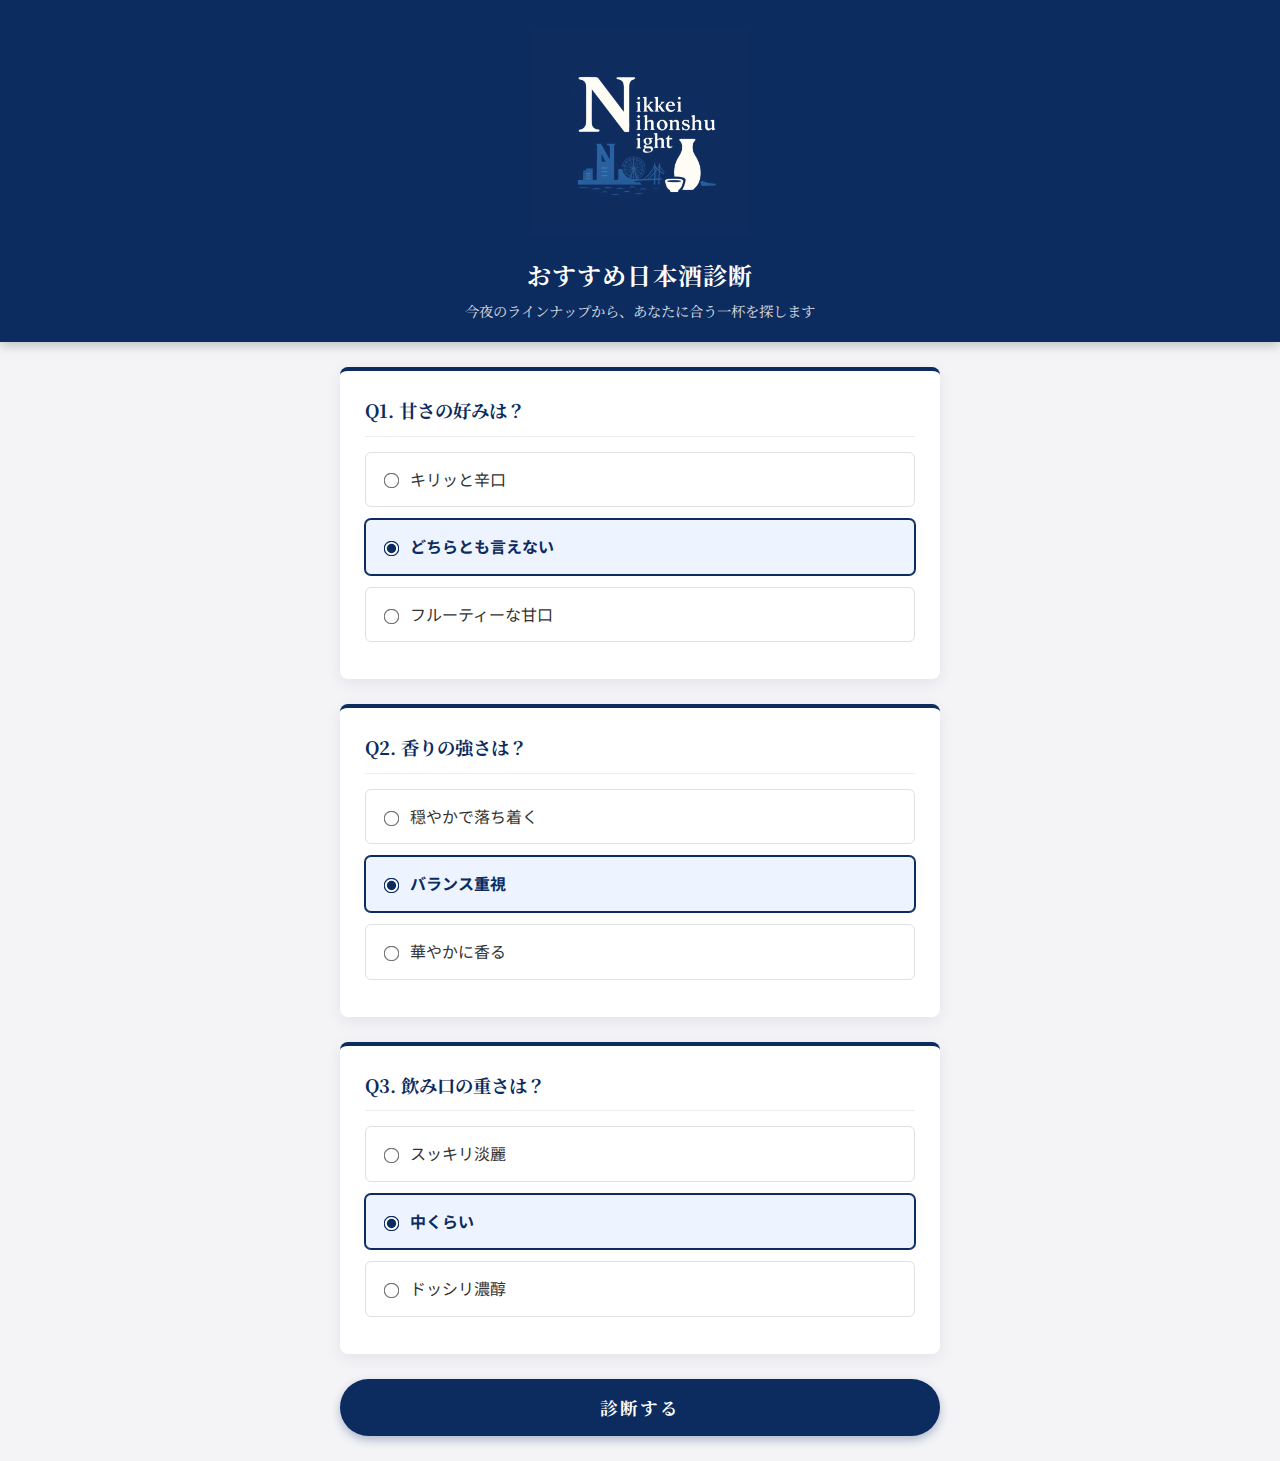
<file: index.html>
<!DOCTYPE html>
<html lang="ja">

<head>
    <meta charset="UTF-8">
    <meta name="viewport" content="width=device-width, initial-scale=1.0">
    <title>NIKKEI Nihonshu Night - おすすめ診断</title>
    <link rel="preconnect" href="https://fonts.googleapis.com">
    <link rel="preconnect" href="https://fonts.gstatic.com" crossorigin>
    <link
        href="https://fonts.googleapis.com/css2?family=Noto+Sans+JP:wght@400;700&family=Noto+Serif+JP:wght@400;700&display=swap"
        rel="stylesheet">

    <style>
        /* --- カラーパレット定義 --- */
        :root {
            --nikkei-logo-bg: #0C2B5E;
            --nikkei-accent: #C4A480;
            --nikkei-highlight: #1a4f9c;
            --bg-color: #f4f4f7;
            --text-color: #333;
            --slack-color: #4A154B;
        }

        /* --- ベーススタイル --- */
        body {
            font-family: 'Noto Sans JP', sans-serif;
            background: var(--bg-color);
            color: var(--text-color);
            line-height: 1.6;
            margin: 0;
            padding: 0;
        }

        /* --- ヘッダー --- */
        header {
            background-color: var(--nikkei-logo-bg);
            color: white;
            padding: 30px 20px 20px;
            text-align: center;
            display: flex;
            flex-direction: column;
            align-items: center;
            box-shadow: 0 4px 10px rgba(0, 0, 0, 0.2);
        }

        .logo-img {
            max-width: 220px;
            height: auto;
            margin-bottom: 10px;
            background-color: var(--nikkei-logo-bg);
            display: block;
        }

        h1 {
            margin: 10px 0 0 0;
            font-size: 1.5em;
            font-weight: 700;
            font-family: 'Noto Serif JP', serif;
            letter-spacing: 0.05em;
        }

        .sub-title {
            font-size: 0.9em;
            opacity: 0.85;
            margin-top: 5px;
            font-family: 'Noto Serif JP', serif;
        }

        /* --- コンテンツエリア --- */
        .container {
            padding: 25px 20px;
            max-width: 600px;
            margin: 0 auto;
        }

        .question-card {
            background: white;
            padding: 25px;
            border-radius: 8px;
            box-shadow: 0 4px 15px rgba(12, 43, 94, 0.08);
            margin-bottom: 25px;
            border-top: 4px solid var(--nikkei-logo-bg);
        }

        .question-card h3 {
            margin-top: 0;
            color: var(--nikkei-logo-bg);
            font-family: 'Noto Serif JP', serif;
            font-size: 1.15em;
            border-bottom: 1px solid #eee;
            padding-bottom: 10px;
            margin-bottom: 15px;
        }

        .options label {
            display: flex;
            align-items: center;
            margin: 12px 0;
            padding: 14px;
            background: #fff;
            border-radius: 6px;
            cursor: pointer;
            border: 1px solid #e0e0e0;
            transition: all 0.2s ease;
        }

        .options label:hover {
            background: #f0f4fa;
        }

        .options label.selected {
            background: #eef4ff;
            border-color: var(--nikkei-logo-bg);
            color: var(--nikkei-logo-bg);
            font-weight: bold;
            box-shadow: 0 0 0 1px var(--nikkei-logo-bg);
        }

        .options input {
            margin-right: 12px;
            accent-color: var(--nikkei-logo-bg);
            transform: scale(1.2);
        }

        .btn-primary {
            width: 100%;
            padding: 16px;
            background: var(--nikkei-logo-bg);
            color: white;
            border: none;
            font-size: 1.1em;
            font-weight: bold;
            border-radius: 50px;
            cursor: pointer;
            transition: all 0.3s;
            box-shadow: 0 4px 10px rgba(12, 43, 94, 0.3);
            font-family: 'Noto Serif JP', serif;
            letter-spacing: 0.1em;
        }

        .btn-primary:hover {
            background: #1a4f9c;
            transform: translateY(-2px);
            box-shadow: 0 6px 15px rgba(12, 43, 94, 0.4);
        }

        /* Slackシェアボタン */
        .btn-slack {
            display: block;
            width: 100%;
            margin-top: 30px;
            padding: 14px;
            background-color: var(--slack-color);
            color: white;
            border: none;
            border-radius: 8px;
            font-weight: bold;
            font-family: 'Noto Sans JP', sans-serif;
            cursor: pointer;
            font-size: 1em;
            text-align: center;
            box-shadow: 0 4px 8px rgba(74, 21, 75, 0.3);
            transition: background 0.3s, transform 0.1s;
        }
        .btn-slack:hover {
            background-color: #611f69;
            transform: translateY(-2px);
        }
        .btn-slack:active {
            transform: translateY(1px);
        }
        .slack-icon {
            margin-right: 8px;
            font-weight: normal;
            opacity: 0.9;
        }

        /* 結果エリア */
        #result-area {
            display: none;
            margin-top: 30px;
            animation: fadeIn 0.5s ease;
        }

        @keyframes fadeIn {
            from { opacity: 0; transform: translateY(10px); }
            to { opacity: 1; transform: translateY(0); }
        }

        #result-area h2 {
            text-align: center;
            color: var(--nikkei-logo-bg);
            font-family: 'Noto Serif JP', serif;
            margin-bottom: 25px;
        }

        .sake-card {
            background: white;
            border-left: 6px solid var(--nikkei-logo-bg);
            padding: 20px;
            margin-bottom: 20px;
            border-radius: 6px;
            box-shadow: 0 3px 12px rgba(0, 0, 0, 0.08);
            position: relative;
        }

        .sake-img {
            width: 100%;
            height: 200px;
            object-fit: contain;
            background-color: #fff; 
            border-radius: 4px;
            margin-bottom: 12px;
            border: 1px solid #f0f0f0; 
        }

        .sake-name {
            font-size: 1.3em;
            font-weight: bold;
            color: var(--nikkei-logo-bg);
            margin-bottom: 8px;
            font-family: 'Noto Serif JP', serif;
        }

        .sake-desc {
            font-size: 0.95em;
            color: #555;
            line-height: 1.7;
        }

        .match-score {
            position: absolute;
            top: 20px;
            right: 20px;
            font-size: 0.9em;
            background: #f0f4fa;
            color: var(--nikkei-logo-bg);
            padding: 5px 12px;
            border-radius: 20px;
            font-weight: bold;
            font-family: 'Noto Sans JP', sans-serif;
            z-index: 10;
        }
    </style>
</head>

<body>

    <header>
        <img src="NNN_logo.jpg" alt="NIKKEI Nihonshu Night Logo" class="logo-img">
        <h1>おすすめ日本酒診断</h1>
        <div class="sub-title">今夜のラインナップから、あなたに合う一杯を探します</div>
    </header>

    <div class="container">
        <div id="quiz-area">
            <div class="question-card">
                <h3>Q1. 甘さの好みは？</h3>
                <div class="options">
                    <label><input type="radio" name="sweetness" value="1"> <span>キリッと辛口</span></label>
                    <label class="selected"><input type="radio" name="sweetness" value="2" checked>
                        <span>どちらとも言えない</span></label>
                    <label><input type="radio" name="sweetness" value="3"> <span>フルーティーな甘口</span></label>
                </div>
            </div>

            <div class="question-card">
                <h3>Q2. 香りの強さは？</h3>
                <div class="options">
                    <label><input type="radio" name="aroma" value="1"> <span>穏やかで落ち着く</span></label>
                    <label class="selected"><input type="radio" name="aroma" value="2" checked>
                        <span>バランス重視</span></label>
                    <label><input type="radio" name="aroma" value="3"> <span>華やかに香る</span></label>
                </div>
            </div>

            <div class="question-card">
                <h3>Q3. 飲み口の重さは？</h3>
                <div class="options">
                    <label><input type="radio" name="richness" value="1"> <span>スッキリ淡麗</span></label>
                    <label class="selected"><input type="radio" name="richness" value="2" checked>
                        <span>中くらい</span></label>
                    <label><input type="radio" name="richness" value="3"> <span>ドッシリ濃醇</span></label>
                </div>
            </div>

            <button id="btn-diagnose" class="btn-primary" onclick="diagnose()">診断する</button>
        </div>

        <div id="result-area">
            <h2>あなたへのおすすめ</h2>
            <div id="sake-list"></div>
            
            <div id="share-section"></div>

            <button onclick="location.reload()" class="btn-primary"
                style="margin-top:20px; background-color:#777; box-shadow:none;">もう一度診断する</button>
        </div>
    </div>

    <script>
        const SLACK_CHANNEL_ID = "C08PQ6NUTU1"; 

        // ▼ sakeリスト
        const sakeData = [
            { 
                id: 1, 
                name: "日経大吟醸 磨き二割", 
                desc: "フルーティーで華やかな香り。乾杯に最適。", 
                sweetness: 3, aroma: 3, richness: 2, 
                image: "sake/sake_1.jpg" 
            },
            { 
                id: 2, 
                name: "純米 日経政宗", 
                desc: "米の旨味がガツンとくる、硬派な辛口。", 
                sweetness: 1, aroma: 1, richness: 3, 
                image: "sake/sake_2.jpg" 
            },
            { 
                id: 3, 
                name: "特別本醸造 NIKKEI ASIA", 
                desc: "スッキリとして飲み飽きしない、万能タイプ。", 
                sweetness: 1, aroma: 2, richness: 1, 
                image: "sake/sake_3.jpg" 
            },
            { 
                id: 4, 
                name: "純米吟醸 CPF", 
                desc: "甘みと酸味のバランスが絶妙なモダンな味わい。", 
                sweetness: 2, aroma: 3, richness: 2, 
                image: "sake/sake_4.jpg" 
            },
            { 
                id: 5, 
                name: "生酛 ニッケイネクスト", 
                desc: "複雑な味わいとキレの良さ。お燗もおすすめ。", 
                sweetness: 2, aroma: 1, richness: 3, 
                image: "sake/sake_5.jpg" 
            }
        ];

        function diagnose() {
            const u_sweet = parseInt(document.querySelector('input[name="sweetness"]:checked').value);
            const u_aroma = parseInt(document.querySelector('input[name="aroma"]:checked').value);
            const u_rich = parseInt(document.querySelector('input[name="richness"]:checked').value);

            const results = sakeData.map(sake => {
                const diff = Math.abs(sake.sweetness - u_sweet)
                    + Math.abs(sake.aroma - u_aroma)
                    + Math.abs(sake.richness - u_rich);
                return { ...sake, diff: diff };
            });

            results.sort((a, b) => a.diff - b.diff);

            const listDiv = document.getElementById('sake-list');
            listDiv.innerHTML = "";

            results.slice(0, 3).forEach((sake, index) => {
                const div = document.createElement('div');
                div.className = 'sake-card';
                const matchRate = Math.max(0, 100 - (sake.diff * 15));
                
                div.innerHTML = `
                    <div class="match-score">マッチ度: ${matchRate}%</div>
                    <img src="${sake.image}" alt="${sake.name}" class="sake-img">
                    <div class="sake-name">No.${index + 1} ${sake.name}</div>
                    <div class="sake-desc">${sake.desc}</div>
                `;
                listDiv.appendChild(div);
            });

            const bestSake = results[0]; 
            const shareSection = document.getElementById('share-section');
            shareSection.innerHTML = `
                <button onclick="shareToSlack('${bestSake.name}')" class="btn-slack">
                    <span class="slack-icon">#</span>hobby-nihonshuで結果をシェア
                </button>
            `;

            document.getElementById('quiz-area').style.display = 'none';
            document.getElementById('result-area').style.display = 'block';
            window.scrollTo(0, 0);
        }

        function shareToSlack(sakeName) {
            const text = `私のベストマッチは『${sakeName}』でした！ #NNN2 #おすすめ日本酒診断`;

            if (navigator.clipboard) {
                navigator.clipboard.writeText(text).then(() => {
                    alert("投稿文をコピーしました！\nこのあとSlackが開くので、入力欄に貼り付けて投稿してください。");
                    openSlack();
                }).catch(err => {
                    alert("コピーできませんでした。Slackを開きます。");
                    openSlack();
                });
            } else {
                alert("ブラウザが対応していないため自動コピーできませんでした。\nSlackを開きます。");
                openSlack();
            }
        }

        function openSlack() {
            window.location.href = `https://slack.com/app_redirect?channel=${SLACK_CHANNEL_ID}`;
        }

        document.querySelectorAll('.options label').forEach(label => {
            label.addEventListener('click', function () {
                const group = this.closest('.options');
                group.querySelectorAll('label').forEach(l => l.classList.remove('selected'));
                this.classList.add('selected');
            });
        });
    </script>
</body>

</html>
</file>
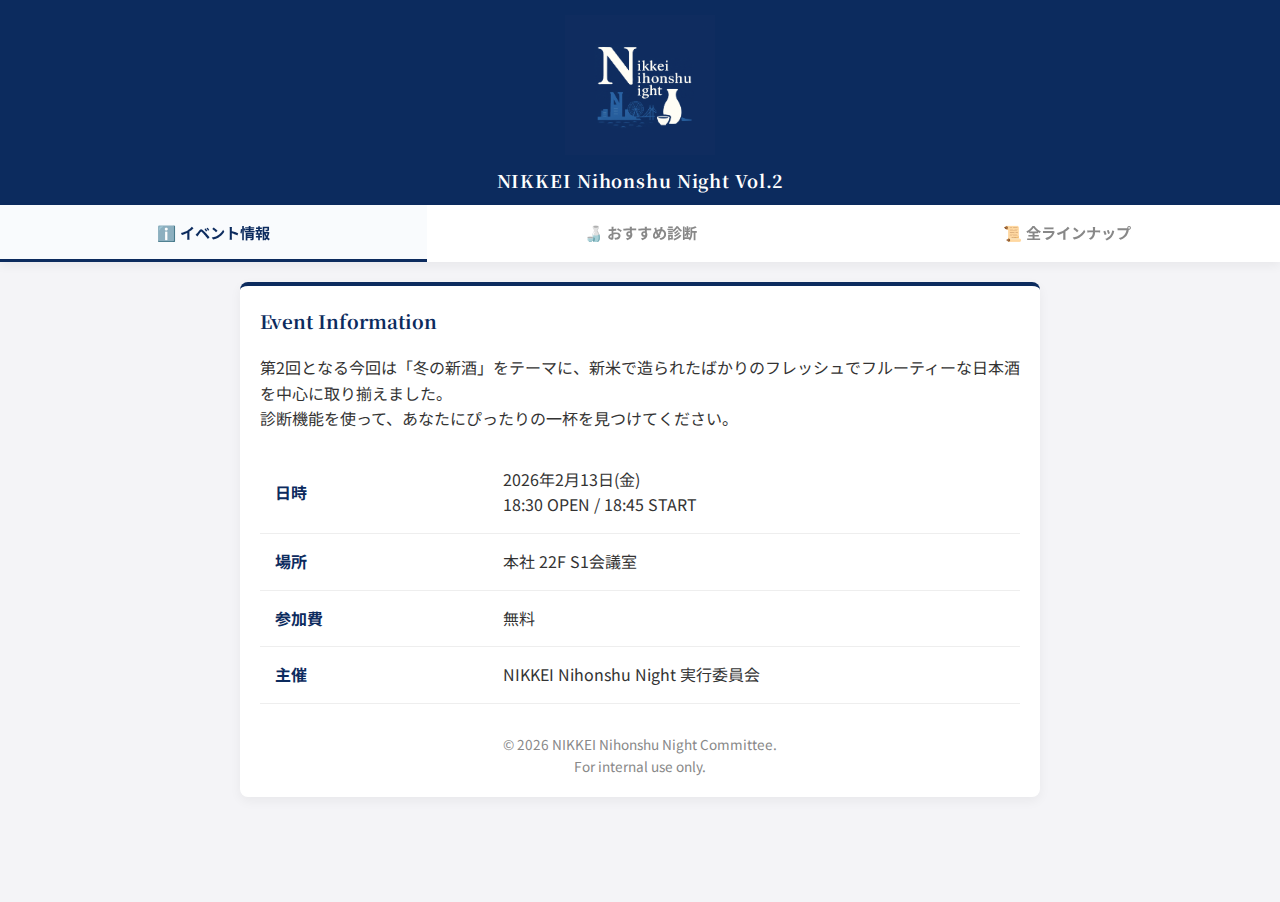
<file: info.html>
<!DOCTYPE html>
<html lang="ja">

<head>
    <meta charset="UTF-8">
    <meta name="viewport" content="width=device-width, initial-scale=1.0">
    <title>イベント情報 - NIKKEI Nihonshu Night</title>
    <link rel="icon" href="NNN_logo.jpg">
    <link rel="apple-touch-icon" href="NNN_logo.jpg">
    <link
        href="https://fonts.googleapis.com/css2?family=Noto+Sans+JP:wght@400;700&family=Noto+Serif+JP:wght@400;700&display=swap"
        rel="stylesheet">

    <link rel="stylesheet" href="style.css">
</head>

<body>
    <div class="container">
        <div class="info-card">
            <h3 style="color:#0C2B5E; margin-top:0; font-family:'Noto Serif JP', serif;">Event Information</h3>
            <p style="margin-bottom:20px;">
                第2回となる今回は「冬の新酒」をテーマに、新米で造られたばかりのフレッシュでフルーティーな日本酒を中心に取り揃えました。<br>
                診断機能を使って、あなたにぴったりの一杯を見つけてください。
            </p>
            <table class="info-table">
                <tr>
                    <th>日時</th>
                    <td>2026年2月13日(金)<br>18:30 OPEN / 18:45 START</td>
                </tr>
                <tr>
                    <th>場所</th>
                    <td>本社 22F S1会議室</td>
                </tr>
                <tr>
                    <th>参加費</th>
                    <td>無料</td>
                </tr>
                <tr>
                    <th>主催</th>
                    <td>NIKKEI Nihonshu Night 実行委員会</td>
                </tr>
            </table>

            <div class="footer-note">
                &copy; 2026 NIKKEI Nihonshu Night Committee.<br>For internal use only.
            </div>
        </div>
    </div>

    <script src="common.js"></script>
</body>

</html>
</file>
<file: style.css>
@charset "UTF-8";

:root {
    --nikkei-logo-bg: #0C2B5E;
    --nikkei-accent: #C4A480;
    --bg-color: #f4f4f7;
    --text-color: #333;
    --sake-liquid: #fadd75;
    --slack-color: #4A154B;
    --map-hover: #1a4f9c;
}

body {
    font-family: 'Noto Sans JP', sans-serif;
    background: var(--bg-color);
    color: var(--text-color);
    margin: 0;
    padding-bottom: 60px;
    line-height: 1.6;
}

a {
    text-decoration: none;
    color: inherit;
}

/* ヘッダー */
header {
    background: var(--nikkei-logo-bg);
    color: white;
    padding: 15px 20px 10px;
    text-align: center;
}

.header-logo {
    max-width: 150px;
    margin-bottom: 5px;
}

h1 {
    margin: 0;
    font-size: 1.1em;
    font-family: 'Noto Serif JP', serif;
    letter-spacing: 0.05em;
}

/* タブナビゲーション */
.tab-nav {
    display: flex;
    background: white;
    box-shadow: 0 4px 10px rgba(0, 0, 0, 0.05);
    position: sticky;
    top: 0;
    z-index: 1000;
}

.tab-link {
    flex: 1;
    padding: 15px 0;
    text-align: center;
    font-weight: bold;
    color: #888;
    font-size: 0.95em;
    border-bottom: 3px solid transparent;
    transition: 0.3s;
    display: block;
}

.tab-link:hover {
    background: #fcfcfc;
}

.tab-link.active {
    color: var(--nikkei-logo-bg);
    border-bottom: 3px solid var(--nikkei-logo-bg);
    background: #f9fbfd;
}

.tab-icon {
    margin-right: 4px;
}

/* コンテンツコンテナ */
.container {
    padding: 20px;
    max-width: 800px;
    margin: 0 auto;
}

.page-desc {
    text-align: center;
    margin-bottom: 20px;
    font-size: 0.95em;
    color: #666;
}

/* --- コンポーネント: カード --- */
.info-card,
.question-card,
.map-section {
    background: white;
    padding: 20px;
    border-radius: 8px;
    box-shadow: 0 4px 12px rgba(0, 0, 0, 0.05);
    margin-bottom: 25px;
}

.info-card,
.question-card {
    border-top: 4px solid var(--nikkei-logo-bg);
}

.question-card {
    padding: 20px 25px 35px;
}

/* ▼ 地図を真ん中に寄せる修正 */
.map-section {
    text-align: center;
}

/* --- コンポーネント: テーブル --- */
.info-table {
    width: 100%;
    border-collapse: collapse;
}

.info-table th {
    text-align: left;
    padding: 15px;
    border-bottom: 1px solid #eee;
    color: var(--nikkei-logo-bg);
    width: 30%;
}

.info-table td {
    padding: 15px;
    border-bottom: 1px solid #eee;
}

.footer-note {
    margin-top: 30px;
    font-size: 0.85em;
    color: #888;
    text-align: center;
}

/* --- コンポーネント: お猪口UI --- */
.question-card h3 {
    margin-top: 0;
    color: var(--nikkei-logo-bg);
    font-family: 'Noto Serif JP', serif;
    font-size: 1.1em;
    border-bottom: 1px solid #eee;
    padding-bottom: 10px;
    margin-bottom: 20px;
}

.scale-labels {
    display: flex;
    justify-content: space-between;
    font-size: 0.9em;
    color: #555;
    font-weight: bold;
    margin-bottom: 15px;
    padding: 0 5px;
}

.rating-group {
    display: flex;
    justify-content: space-between;
    position: relative;
    margin: 10px 0;
    z-index: 10;
}

.rating-group input {
    display: none;
}

.rating-group label {
    width: 45px;
    height: 42px;
    background: white;
    border: 2px solid #ddd;
    border-radius: 2px 2px 20px 20px;
    position: relative;
    cursor: pointer;
    overflow: hidden;
    transition: transform 0.2s;
    touch-action: manipulation;
}

.rating-group label span {
    position: absolute;
    top: 50%;
    left: 50%;
    transform: translate(-50%, -50%);
    z-index: 5;
    font-weight: bold;
    color: #999;
    font-size: 1.2em;
    pointer-events: none;
}

.rating-group label::before {
    content: '';
    position: absolute;
    bottom: 0;
    left: 0;
    width: 100%;
    height: 0%;
    background: var(--sake-liquid);
    opacity: 0.9;
    transition: height 0.4s;
    z-index: 1;
    pointer-events: none;
}

.rating-group label.active-fill::before {
    height: 90%;
}

.rating-group label.active-fill {
    border-color: #dcb368;
}

.rating-group label.active-fill span {
    color: #0C2B5E;
}

/* --- コンポーネント: ボタン --- */
.btn-primary {
    width: 100%;
    padding: 16px;
    background: var(--nikkei-logo-bg);
    color: white;
    border: none;
    font-size: 1.1em;
    font-weight: bold;
    border-radius: 50px;
    cursor: pointer;
    transition: all 0.3s;
    box-shadow: 0 4px 10px rgba(12, 43, 94, 0.3);
    font-family: 'Noto Serif JP', serif;
    letter-spacing: 0.1em;
    margin-top: 10px;
}

.btn-primary:hover {
    background: #1a4f9c;
    transform: translateY(-2px);
}

.btn-slack {
    display: block;
    width: 100%;
    margin-top: 20px;
    padding: 14px;
    background: var(--slack-color);
    color: white;
    border: none;
    border-radius: 8px;
    font-weight: bold;
    cursor: pointer;
    text-align: center;
}

/* --- コンポーネント: 酒カード --- */
.sake-card {
    background: white;
    border-left: 6px solid var(--nikkei-logo-bg);
    padding: 20px;
    margin-bottom: 20px;
    border-radius: 6px;
    box-shadow: 0 3px 10px rgba(0, 0, 0, 0.08);
    position: relative;
    display: flex;
    flex-direction: column;
}

.sake-img-area {
    width: 100%;
    height: 200px;
    background: #fff;
    display: flex;
    align-items: center;
    justify-content: center;
    border-bottom: 1px solid #eee;
    margin-bottom: 15px;
    border-radius: 4px;
}

.sake-img {
    width: 100%;
    height: 200px;
    object-fit: contain;
    background: #fff;
    border-radius: 4px;
    margin-bottom: 12px;
    border: 1px solid #f0f0f0;
}

.sake-card .sake-img-area .sake-img {
    border: none;
    margin: 0;
}

.sake-name {
    font-size: 1.3em;
    font-weight: bold;
    color: var(--nikkei-logo-bg);
    margin-bottom: 5px;
    font-family: 'Noto Serif JP', serif;
}

.sake-info {
    font-size: 0.85em;
    color: #666;
    margin-bottom: 12px;
    display: flex;
    align-items: center;
}

.pref-badge {
    background: #eee;
    color: #444;
    padding: 2px 8px;
    border-radius: 4px;
    font-weight: bold;
    margin-right: 8px;
    font-size: 0.9em;
}

.match-score {
    position: absolute;
    top: 20px;
    right: 20px;
    font-size: 0.9em;
    background: #f0f4fa;
    color: var(--nikkei-logo-bg);
    padding: 5px 12px;
    border-radius: 20px;
    font-weight: bold;
    z-index: 10;
}

/* ▼ 診断結果エリア（最初は隠す！） */
#result-area {
    display: none;
    /* ここが重要です */
    margin-top: 30px;
    animation: fadeIn 0.5s ease;
}

/* --- コンポーネント: 地図 --- */
.japan-map-svg {
    max-width: 100%;
    height: auto;
    max-height: 280px;
    filter: drop-shadow(2px 4px 6px rgba(0, 0, 0, 0.1));
}

.region-path {
    fill: #e0e0e0;
    stroke: #fff;
    stroke-width: 1.5;
    cursor: pointer;
    transition: fill 0.3s, transform 0.2s;
}

.region-path:hover {
    fill: var(--map-hover);
    transform: translateY(-2px);
}

.region-path.active {
    fill: #C4A480;
    filter: brightness(1.1);
}

#current-filter {
    margin-top: 10px;
    font-weight: bold;
    color: var(--nikkei-logo-bg);
    height: 1.5em;
}

.reset-btn {
    display: inline-block;
    margin-top: 15px;
    padding: 8px 20px;
    background: #eee;
    color: #555;
    border-radius: 20px;
    font-weight: bold;
    border: none;
    cursor: pointer;
}

.reset-btn.hidden {
    display: none;
}

.grid {
    display: grid;
    grid-template-columns: repeat(auto-fit, minmax(300px, 1fr));
    gap: 20px;
    animation: fadeIn 0.3s ease;
}

@keyframes fadeIn {
    from {
        opacity: 0;
        transform: translateY(5px);
    }

    to {
        opacity: 1;
        transform: translateY(0);
    }
}

.param-row {
    display: flex;
    align-items: center;
    font-size: 0.85em;
    margin-bottom: 6px;
}

.param-label {
    width: 50px;
    font-weight: bold;
    color: #666;
}

.bar-bg {
    flex-grow: 1;
    height: 8px;
    background: #eee;
    border-radius: 4px;
    overflow: hidden;
    margin-left: 10px;
}

.bar-fill {
    height: 100%;
    background: var(--nikkei-logo-bg);
}

.no-data-msg {
    text-align: center;
    padding: 40px;
    color: #888;
    font-weight: bold;
    grid-column: 1 / -1;
}
</file>
